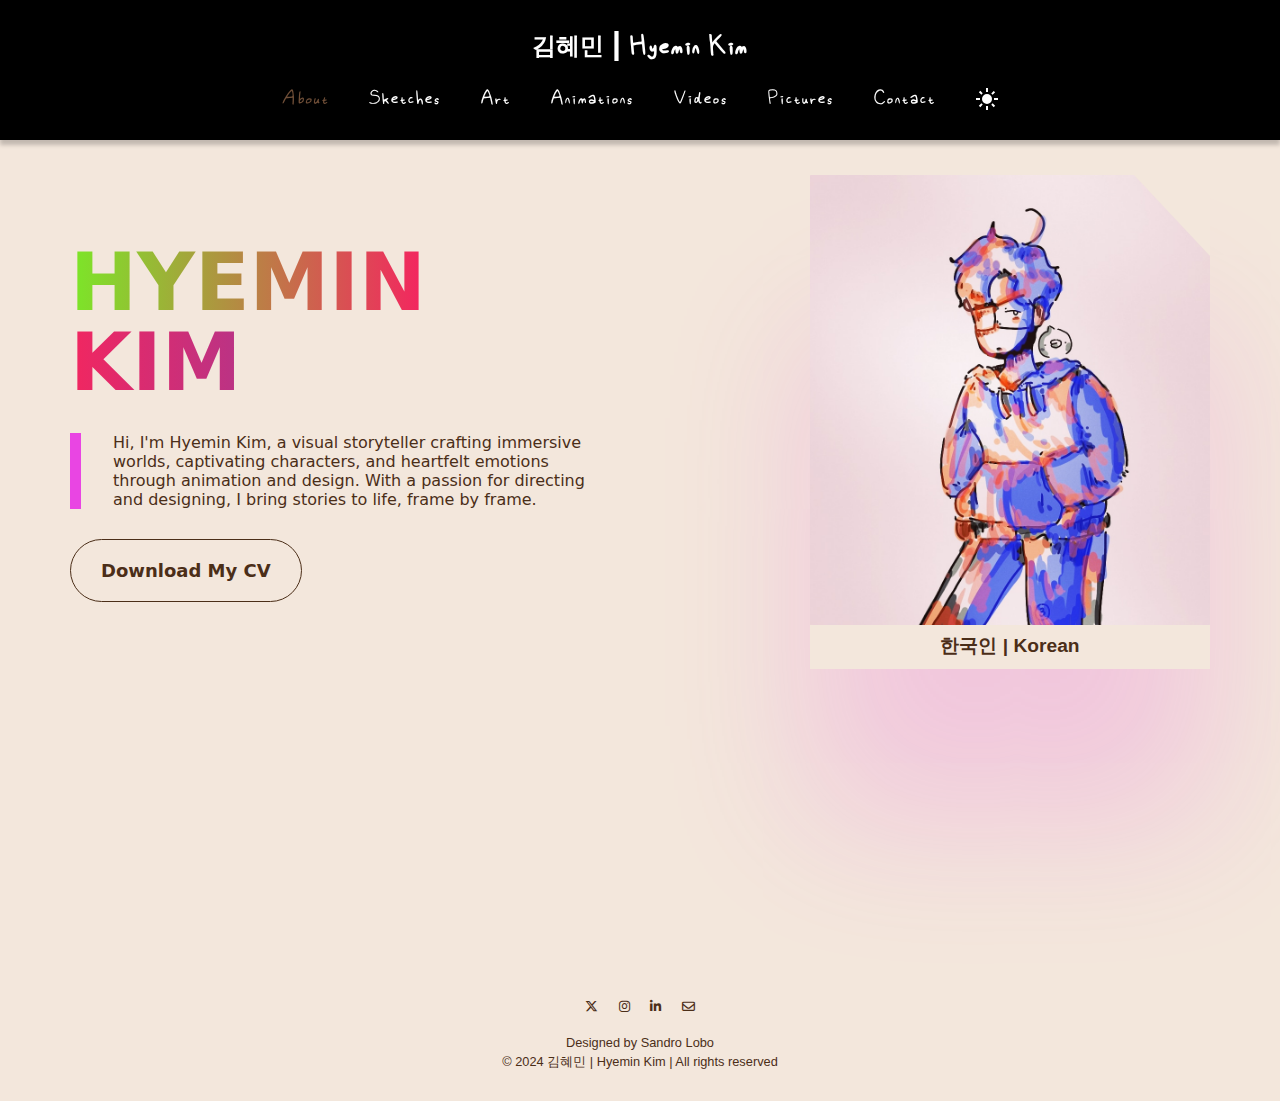
<file: index.html>
<!DOCTYPE html>
<html lang="en">
<head>
    <meta charset="UTF-8">
    <meta name="viewport" content="width=device-width, initial-scale=1.0">
    <title>김혜민 | Hyemin Kim</title>
    <link rel="stylesheet" href="https://cdn.jsdelivr.net/npm/swiper@11/swiper-bundle.min.css">
    <link href="https://cdnjs.cloudflare.com/ajax/libs/font-awesome/6.6.0/css/all.min.css" rel="stylesheet">
    <link href="lightbox/lightbox2-dev/dist/css/lightbox.css" rel="stylesheet" />
    <link rel="icon" href="logo\hm_logo.png" type="hm_logo.png"/>
    <script type="text/javascript" src="darkmode.js" defer></script>
    <link rel="stylesheet" href="styles.css">
</head>


    <!-- Nav Bar STARTS -->
    <nav>
        <a class="logo1" href="#"><div class="logo"><Span class="kr">김혜민</Span> | Hyemin Kim</div></a>
        <input type="checkbox" id="check">
        <label for="check" class="checkbtn">
            <i class="fas fa-bars"></i> 
        </label>
        <ul class="nav-links">
            <li><a class="selected" id="about" href="#">About</a></li>
            <li><a id="sketches" href="pages/sketches.html">Sketches</a></li>
            <li><a id="art" href="pages/art.html">Art</a></li>
            <li><a id="animations" href="pages/animations.html">Animations</a></li>
            <li><a id="videos" href="pages/videos.html">Videos</a></li>
            <li><a id="pictures" href="pages/pictures.html">Pictures</a></li>
            <li><a id="contact" href="pages/contact.html">Contact</a></li>
            <li>
                <div class="icon-links">
                    <button id="theme-switch">
                        <svg xmlns="http://www.w3.org/2000/svg" height="24px" viewBox="0 -960 960 960" width="24px" fill="#e8eaed"><path d="M480-120q-150 0-255-105T120-480q0-150 105-255t255-105q14 0 27.5 1t26.5 3q-41 29-65.5 75.5T444-660q0 90 63 153t153 63q55 0 101-24.5t75-65.5q2 13 3 26.5t1 27.5q0 150-105 255T480-120Z"/></svg>
                        <svg xmlns="http://www.w3.org/2000/svg" height="24px" viewBox="0 -960 960 960" width="24px" fill="#e8eaed"><path d="M480-280q-83 0-141.5-58.5T280-480q0-83 58.5-141.5T480-680q83 0 141.5 58.5T680-480q0 83-58.5 141.5T480-280ZM200-440H40v-80h160v80Zm720 0H760v-80h160v80ZM440-760v-160h80v160h-80Zm0 720v-160h80v160h-80ZM256-650l-101-97 57-59 96 100-52 56Zm492 496-97-101 53-55 101 97-57 59Zm-98-550 97-101 59 57-100 96-56-52ZM154-212l101-97 55 53-97 101-59-57Z"/></svg>
                        </button>
                </div>
            </li>
        </ul>
    </nav>
    <!-- Nav Bar ENDS -->

<body>

    <!-- About Section STARTS -->

    <h3 class="gal-sec" id="gallery">About</h3>

    <main></main>

    <div class="home1">
        <div class="content1">
            <div class="name1">
                <!--MY NAME IS--> <span>HYEMIN KIM</span>
            </div>
            <div class="des1">
                Hi, I'm Hyemin Kim, a visual storyteller crafting immersive worlds, captivating characters, and heartfelt emotions through animation and design. With a passion for directing and designing, I bring stories to life, frame by frame.
            </div>
            <a class="dlcv" href="cv\HyeminKimCV.pdf" target="_blank" rel="noopener noreferrer">Download My CV</a>
        </div>
        <div class="avatar1">
            <div class="card1">
                <div class="img-container">
                    <a href="art\cookie.jpg" data-lightbox="image-0" data-title="Cookie"><img src="art\cookie.jpg"></a>
                    <div class="text">Cookie</div>
                </div>
                <div class="info1">
                    <div>한국인 | Korean</div>
                    <!--<div>Director</div>
                    <div>Animator</div>
                    <div>Visual Storyteller</div>
                    <div>Artist</div>
                    <div style="font-style: italic">Korean</div>-->
                </div>
            </div>
        </div>
    </div>

    <!--<div class="hero">
        <div class="hero-text">
            <h1 class="hero-h1">Director, Animator, Artist</h1>
            <p class="hero-p">Hi, I'm Hyemin Kim, a visual storyteller crafting immersive worlds, captivating characters, and heartfelt emotions through animation and design. With a passion for directing and designing, I bring stories to life, frame by frame.</p>
        </div>
        
        <div class="hero-img">
            <article>
                <div class="img-container">
                    <a href="pictures\cute man in the sea.jpg" data-lightbox="image-0" data-title="Cute Man in the Sea"><img class="hero-pic" src="pictures\cute man in the sea.jpg"></a>
                    <div class="text">Cute Man in the Sea</div>
                </div>
              </article>
        </div>
    </div>-->

    <div class="slider" style="
        --width: 100px;
        --height: 50px;
        --quantity: 10;
    ">
        <div class="list">
            <div class="item" style="--position: 1"><img class="list1" src="slider\logic-dark.png" alt=""></div>
            <div class="item" style="--position: 2"><img class="list1" src="slider\davinci-dark.png" alt=""></div>
            <div class="item" style="--position: 3"><img class="list1" src="slider\final-dark.png" alt=""></div>
            <div class="item" style="--position: 4"><img class="list1" src="slider\procreate-dark.png"class="list1" alt=""></div>
            <div class="item" style="--position: 5"><img class="list1" src="slider\aftereffects-dark.png" alt=""></div>
            <div class="item" style="--position: 6"><img class="list1" src="slider\adobeillustrator-dark.png" alt=""></div>
            <div class="item" style="--position: 7"><img class="list1" src="slider\office-dark.png" alt=""></div>
            <div class="item" style="--position: 8"><img class="list1" src="slider\photoshop-dark.png" alt=""></div>
            <div class="item" style="--position: 9"><img class="list1" src="slider\gimp-dark.png" alt=""></div>
            <div class="item" style="--position: 10"><img class="list1" src="slider\film-dark.png" alt=""></div>
        </div>
    </div>

<div class="slider" reverse="true" style="
        --width: 200px;
        --height: 200px;
        --quantity: 10;
    ">
        <div class="list">
            <div class="item" style="--position: 1">
              <article>
                <div class="img-container">
                    <a href="sketches\cat.jpg" data-lightbox="image-1" data-title="Cat"><img src="slider\cat.jpg"></a>
                    <div class="text">Cat</div>
                </div>
              </article>
            </div>

            <div class="item" style="--position: 2">
                <article>
                    <div class="img-container">
                        <a href="art\city mood.jpg" data-lightbox="image-1" data-title="City Mood"><img src="slider\city mood.jpg"></a>
                        <div class="text">City Mood</div>
                    </div>
                  </article>
            </div>

            <div class="item" style="--position: 3">
                <article>
                    <div class="img-container">
                        <a href="art\dominated.jpg" data-lightbox="image-1" data-title="Dominated"><img src="slider\dominated.jpg"></a>
                        <div class="text">Dominated</div>
                    </div>
                  </article>
            </div>

            <div class="item" style="--position: 4">
                <article>
                    <div class="img-container">
                        <a href="art\fall in love with coffee.jpg" data-lightbox="image-1" data-title="Fall in Love with Coffee"><img src="slider\fall in love with coffee.jpg"></a>
                        <div class="text">Fall in Love with Coffee</div>
                    </div>
                  </article>
            </div>
            
            <div class="item" style="--position: 5">
                <article>
                    <div class="img-container">
                        <a href="sketches\FUXK!.jpg" data-lightbox="image-1" data-title="FUXK!"><img src="slider\FUXK!.jpg"></a>
                        <div class="text">FUXK!</div>
                    </div>
                  </article>
            </div>

            <div class="item" style="--position: 6">
                <article>
                    <div class="img-container">
                        <a href="art\lost space.jpg" data-lightbox="image-1" data-title="Lost Space"><img src="slider\lost space.jpg"></a>
                        <div class="text">Lost Space</div>
                    </div>
                  </article>
            </div>

            <div class="item" style="--position: 7">
                <article>
                    <div class="img-container">
                        <a href="animations\movingabouthair.gif" data-lightbox="image-1" data-title="Moving Hair"><img src="slider\movingabouthair.gif"></a>
                        <div class="text">Moving Hair</div>
                    </div>
                  </article>
            </div>

            <div class="item" style="--position: 8">
                <article>
                    <div class="img-container">
                        <a href="pictures\OAO.jpg" data-lightbox="image-1" data-title="OAO"><img src="slider\OAO.jpg"></a>
                        <div class="text">OAO</div>
                    </div>
                  </article>
            </div>

            <div class="item" style="--position: 9">
                <article>
                    <div class="img-container">
                        <a href="pictures\small pond.jpg" data-lightbox="image-1" data-title="Small Pond"><img src="slider\small pond.jpg"></a>
                        <div class="text">Small Pond</div>
                    </div>
                  </article>
            </div>

            <div class="item" style="--position: 10">
                <article>
                    <div class="img-container">
                        <a href="animations\thisislove.gif" data-lightbox="image-1" data-title="This is Love"><img src="slider\thisislove.gif"></a>
                        <div class="text">This is Love</div>
                    </div>
                  </article>
            </div>

        </div>
    </div>

    <!-- About Section ENDS -->

    <footer>
        <br>
        <div class="icon-links">
            <a target="_blank" href="#" class="fa-brands fa-x-twitter" style="font-size: 0.8em"></a>
            <a target="_blank" href="https://www.instagram.com/011.010.1011.0110.11.22/" class="fab fa-instagram" style="font-size: 0.8em"></a>
            <a target="_blank" href="#" class="fa-brands fa-linkedin-in" style="font-size: 0.8em"></a>
            <a target="_blank" href="mailto: kimhyemin.art@gmail.com" class="fa-regular fa-envelope" style="font-size: 0.8em"></a>
          </div>
        <br>
        <p class="san-and">Designed by <a class="lobito" target="_blank" href="https://sandrolobo.com/">Sandro Lobo</a></p>
        <p class="min-and">&copy; 2024 김혜민 | Hyemin Kim | All rights reserved</p>
      </footer>
    

</body>

<script src="lightbox/lightbox2-dev/dist/js/lightbox-plus-jquery.js"></script>


</html>
</file>
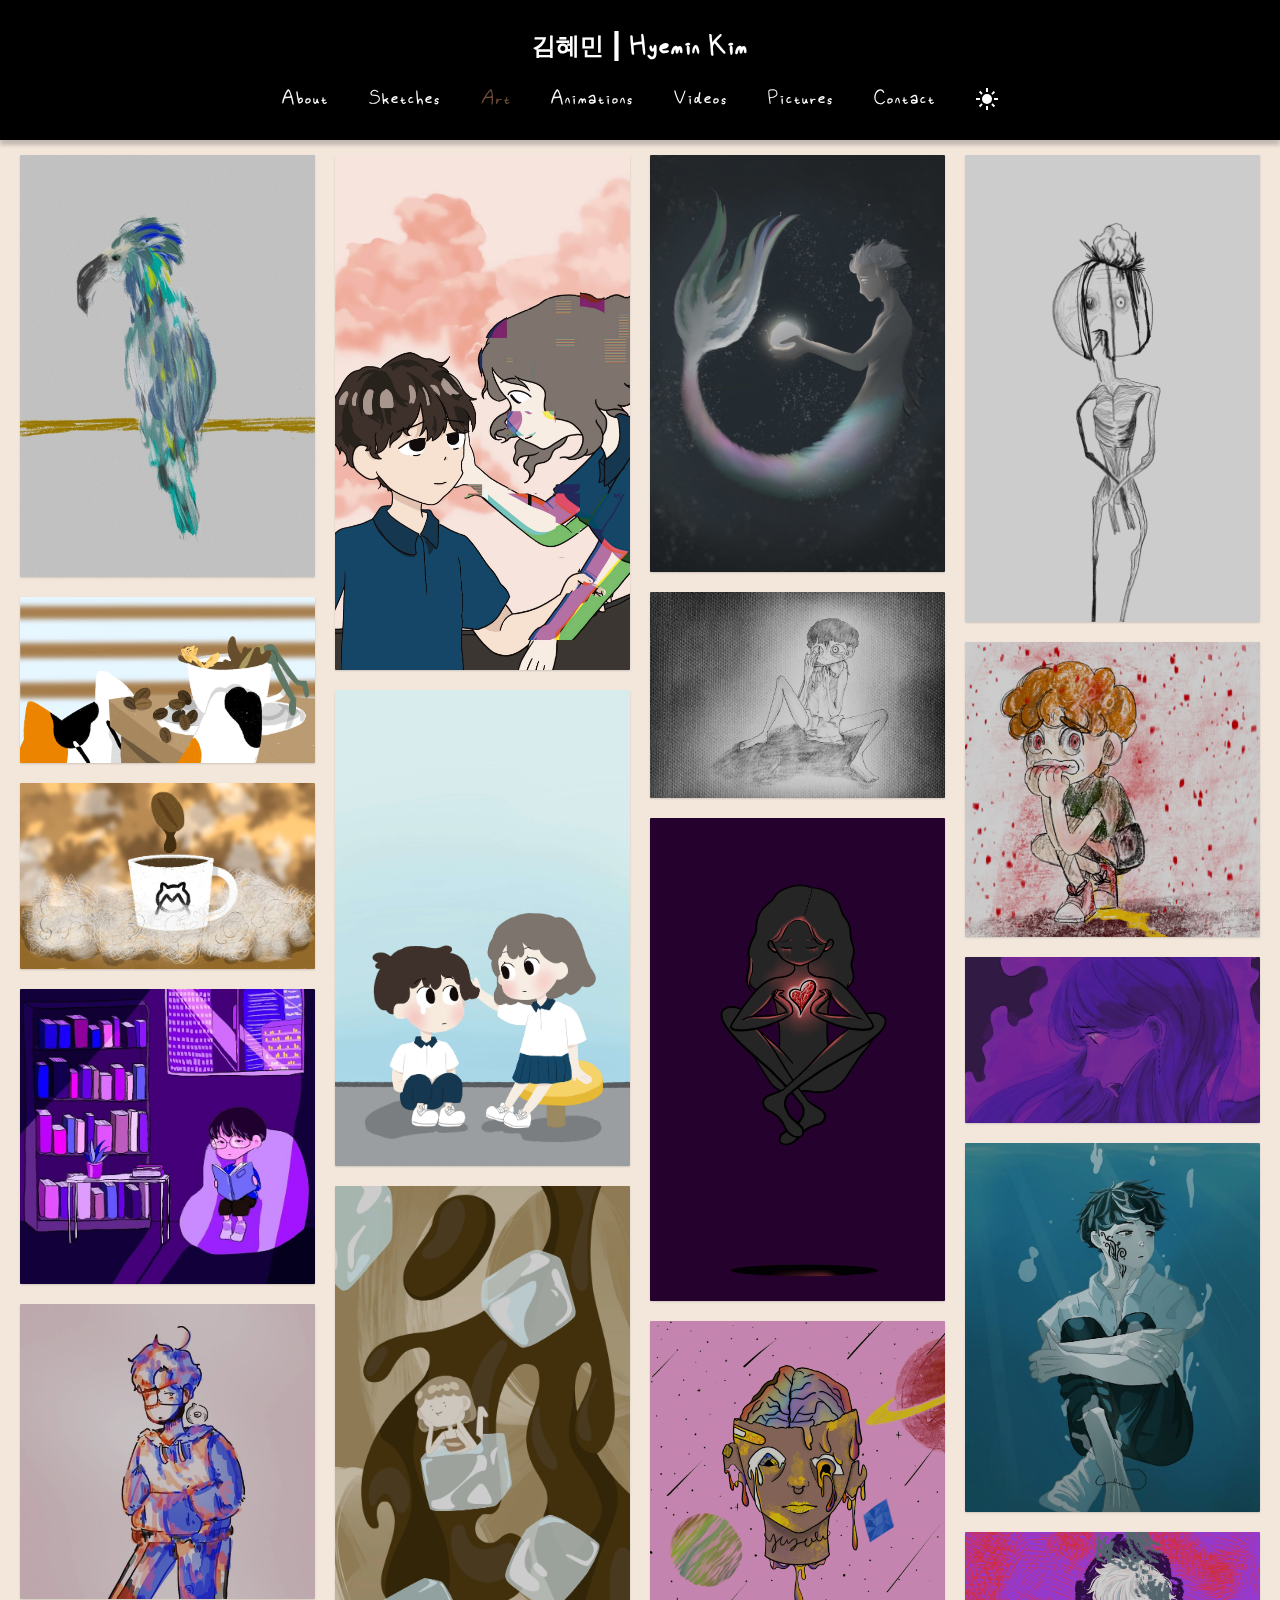
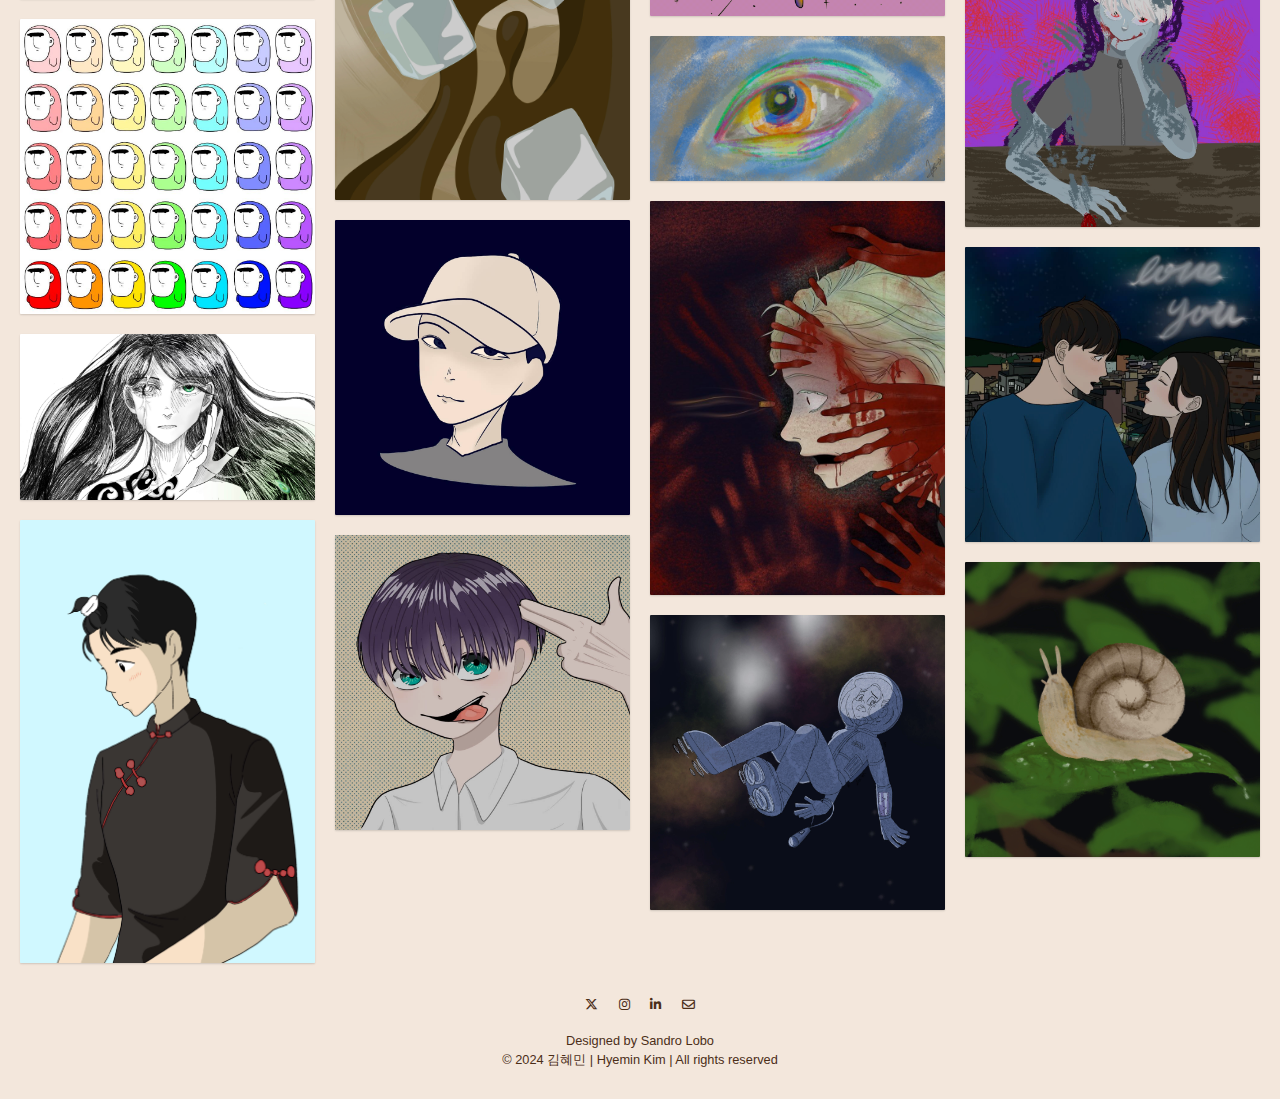
<file: pages/art.html>
<!DOCTYPE html>
<html lang="en">
<head>
    <meta charset="UTF-8">
    <meta name="viewport" content="width=device-width, initial-scale=1.0">
    <title>김혜민 | Hyemin Kim</title>
    <link rel="stylesheet" href="https://cdn.jsdelivr.net/npm/swiper@11/swiper-bundle.min.css">
    <link href="https://cdnjs.cloudflare.com/ajax/libs/font-awesome/6.6.0/css/all.min.css" rel="stylesheet">
    <link href="../lightbox/lightbox2-dev/dist/css/lightbox.css" rel="stylesheet" />
    <link rel="icon" href="\logo\hm_logo.png" type="hm_logo.png"/>
    <script type="text/javascript" src="../darkmode.js" defer></script>
    <link rel="stylesheet" href="../styles.css">
</head>


    <!-- Nav Bar STARTS -->
    <nav>
        <a class="logo1" href="../index.html"><div class="logo"><Span class="kr">김혜민</Span> | Hyemin Kim</div></a>
        <input type="checkbox" id="check">
        <label for="check" class="checkbtn">
            <i class="fas fa-bars"></i> 
        </label>
        <ul class="nav-links">
            <li><a id="about" href="../index.html">About</a></li>
            <li><a id="sketches" href="/pages/sketches.html">Sketches</a></li>
            <li><a class="selected" id="art" href="#">Art</a></li>
            <li><a id="animations" href="/pages/animations.html">Animations</a></li>
            <li><a id="videos" href="/pages/videos.html">Videos</a></li>
            <li><a id="pictures" href="/pages/pictures.html">Pictures</a></li>
            <li><a id="contact" href="/pages/contact.html">Contact</a></li>
            <li>
                <div class="icon-links">
                    <button id="theme-switch">
                        <svg xmlns="http://www.w3.org/2000/svg" height="24px" viewBox="0 -960 960 960" width="24px" fill="#e8eaed"><path d="M480-120q-150 0-255-105T120-480q0-150 105-255t255-105q14 0 27.5 1t26.5 3q-41 29-65.5 75.5T444-660q0 90 63 153t153 63q55 0 101-24.5t75-65.5q2 13 3 26.5t1 27.5q0 150-105 255T480-120Z"/></svg>
                        <svg xmlns="http://www.w3.org/2000/svg" height="24px" viewBox="0 -960 960 960" width="24px" fill="#e8eaed"><path d="M480-280q-83 0-141.5-58.5T280-480q0-83 58.5-141.5T480-680q83 0 141.5 58.5T680-480q0 83-58.5 141.5T480-280ZM200-440H40v-80h160v80Zm720 0H760v-80h160v80ZM440-760v-160h80v160h-80Zm0 720v-160h80v160h-80ZM256-650l-101-97 57-59 96 100-52 56Zm492 496-97-101 53-55 101 97-57 59Zm-98-550 97-101 59 57-100 96-56-52ZM154-212l101-97 55 53-97 101-59-57Z"/></svg>
                        </button>
                </div>
            </li>
        </ul>
    </nav>
    <!-- Nav Bar ENDS -->

<body>

<!-- Gallery STARTS-->

<h3 class="gal-sec" id="gallery">Art</h3>

    <main>

      <article>
        <div class="img-container">
            <a href="..\art\bird.jpg" data-lightbox="image-1" data-title="bird"><img class="TB" src="..\art-small\bird.jpg"></a>
            <div class="text">bird</div>
        </div>
      </article>
    
     
        <article>
          <div class="img-container">
            <a href="..\art\body_bg.jpg" data-lightbox="image-1" data-title="Meow Body"><img src="..\art-small\body_bg.jpg"></a>
              <div class="text">Meow Body</div>
            </div>
          </article>
       
          <article>
            <div class="img-container">
            <a href="..\art\cafe meow1.jpg" data-lightbox="image-1" data-title="Meow Mug"><img src="..\art-small\cafe meow1.jpg"></a>
              <div class="text">Meow Mug</div>
            </div>
          </article>
       
          <article>
            <div class="img-container">
            <a href="..\art\city mood.jpg" data-lightbox="image-1" data-title="city mood"><img src="..\art-small\city mood.jpg"></a>
              <div class="text">city mood</div>
            </div>
          </article>
       
          <article>
            <div class="img-container">
            <a href="..\art\cookie.jpg" data-lightbox="image-1" data-title="cookie"><img class="TB" src="..\art-small\cookie.jpg"></a>
              <div class="text">cookie</div>
            </div>
          </article>
        
          <article>
            <div class="img-container">
            <a href="..\art\Dolhareubang.jpg" data-lightbox="image-1" data-title="Dolhareubang"><img src="..\art-small\Dolhareubang.jpg"></a>
              <div class="text">Dolhareubang</div>
            </div>
          </article>
        
          <article>
            <div class="img-container">
            <a href="..\art\dominated.jpg" data-lightbox="image-1" data-title="dominated"><img src="..\art-small\dominated.jpg"></a>
              <div class="text">dominated</div>
            </div>
          </article>
        
          <article>
            <div class="img-container">
            <a href="..\art\don_t take picture of me!.jpg" data-lightbox="image-1" data-title="don't take a picture of me!"><img src="..\art-small\don_t take picture of me!.jpg"></a>
              <div class="text">don't take a picture of me!</div>
            </div>
          </article>
        
          <article>
            <div class="img-container">
            <a href="..\art\Enter(movie) poster.jpg" data-lightbox="image-1" data-title="Enter (movie) poster"><img src="..\art-small\Enter(movie) poster.jpg"></a>
              <div class="text">Enter (movie) poster</div>
            </div>
          </article>
        
          <article>
            <div class="img-container">
            <a href="..\art\Enter(movie) poster2.jpg" data-lightbox="image-1" data-title="Enter (movie) poster 2"><img src="..\art-small\Enter(movie) poster2.jpg"></a>
              <div class="text">Enter (movie) poster 2</div>
            </div>
          </article>
        
          <article>
            <div class="img-container">
            <a href="..\art\fall in love with coffee.jpg" data-lightbox="image-1" data-title="fall in love with coffee"><img class="TB" src="..\art-small\fall in love with coffee.jpg"></a>
              <div class="text">fall in love with coffee</div>
            </div>
          </article>
        
          <article>
            <div class="img-container">
            <a href="..\art\first love.jpg" data-lightbox="image-1" data-title="first love"><img src="..\art-small\first love.jpg"></a>
              <div class="text">first love</div>
            </div>
          </article>
         
          <article>
            <div class="img-container">
            <a href="..\art\hahot.jpg" data-lightbox="image-1" data-title="hahot"><img class="TB" src="..\art-small\hahot.jpg"></a>
              <div class="text">hahot</div>
            </div>
          </article>

          <article>
            <div class="img-container">
            <a href="..\art\Hope.jpg" data-lightbox="image-1" data-title="Hope"><img class="TB" src="..\art-small\Hope.jpg"></a>
              <div class="text">Hope</div>
            </div>
          </article>

          <article>
            <div class="img-container">
            <a href="..\art\i don_t know how i am.jpg" data-lightbox="image-1" data-title="I don't know how I am"><img class="TB" src="..\art-small\i don_t know how i am.jpg"></a>
              <div class="text">I don't know how I am</div>
            </div>
          </article>

          <article>
            <div class="img-container">
            <a href="..\art\im trying.jpg" data-lightbox="image-1" data-title="I'm trying"><img class="TB" src="..\art-small\im trying.jpg"></a>
              <div class="text">I'm trying</div>
            </div>
          </article>

          <article>
            <div class="img-container">
            <a href="..\art\in my head.gif" data-lightbox="image-1" data-title="in my head"><img class="TB" src="..\art\in my head.gif"></a>
              <div class="text">in my head</div>
            </div>
          </article>

          <article>
            <div class="img-container">
            <a href="..\art\in my head.jpg" data-lightbox="image-1" data-title="in my eye"><img class="TB" src="..\art-small\in my head.jpg"></a>
              <div class="text">in my eye</div>
            </div>
          </article>

          <article>
            <div class="img-container">
            <a href="..\art\keep looking.jpg" data-lightbox="image-1" data-title="keep looking"><img class="TB" src="..\art-small\keep looking.jpg"></a>
              <div class="text">keep looking</div>
            </div>
          </article>

          <article>
            <div class="img-container">
            <a href="..\art\lost space.jpg" data-lightbox="image-1" data-title="lost space"><img class="TB" src="..\art-small\lost space.jpg"></a>
              <div class="text">lost space</div>
            </div>
          </article>

          <article>
            <div class="img-container">
            <a href="..\art\low self-esteem.jpg" data-lightbox="image-1" data-title="low self-esteem"><img class="TB" src="..\art-small\low self-esteem.jpg"></a>
              <div class="text">low self-esteem</div>
            </div>
          </article>

          <article>
            <div class="img-container">
            <a href="..\art\run away.jpg" data-lightbox="image-1" data-title="run away"><img class="TB" src="..\art-small\run away.jpg"></a>
              <div class="text">run away</div>
            </div>
          </article>

          <article>
            <div class="img-container">
            <a href="..\art\stop.jpg" data-lightbox="image-1" data-title="stop"><img class="TB" src="..\art-small\stop.jpg"></a>
              <div class="text">stop</div>
            </div>
          </article>

          <article>
            <div class="img-container">
            <a href="..\art\under the water.jpg" data-lightbox="image-1" data-title="under the water"><img class="TB" src="..\art-small\under the water.jpg"></a>
              <div class="text">under the water</div>
            </div>
          </article>

          <article>
            <div class="img-container">
            <a href="..\art\where is my finger_.jpg" data-lightbox="image-1" data-title="where is my finger?"><img class="TB" src="..\art-small\where is my finger_.jpg"></a>
              <div class="text">where is my finger?</div>
            </div>
          </article>

          <article>
            <div class="img-container">
            <a href="..\art\with you.jpg" data-lightbox="image-1" data-title="with you"><img class="TB" src="..\art-small\with you.jpg"></a>
              <div class="text">with you</div>
            </div>
          </article>

          <article>
            <div class="img-container">
            <a href="..\art\yummy leaves.jpg" data-lightbox="image-1" data-title="yummy leaves"><img class="TB" src="..\art-small\yummy leaves.jpg"></a>
              <div class="text">yummy leaves</div>
            </div>
          </article>
          
      </main>

<!-- Gallery ENDS-->

<footer>
  <br>
  <div class="icon-links">
      <a target="_blank" href="#" class="fa-brands fa-x-twitter" style="font-size: 0.8em"></a>
      <a target="_blank" href="https://www.instagram.com/011.010.1011.0110.11.22/" class="fab fa-instagram" style="font-size: 0.8em"></a>
      <a target="_blank" href="#" class="fa-brands fa-linkedin-in" style="font-size: 0.8em"></a>
      <a target="_blank" href="mailto: kimhyemin.art@gmail.com" class="fa-regular fa-envelope" style="font-size: 0.8em"></a>
    </div>
  <br>
  <p class="san-and">Designed by <a class="lobito" target="_blank" href="https://sandrolobo.com/">Sandro Lobo</a></p>
  <p class="min-and">&copy; 2024 김혜민 | Hyemin Kim | All rights reserved</p>
</footer>


</body>

<script src="../lightbox/lightbox2-dev/dist/js/lightbox-plus-jquery.js"></script>


</html>
</file>
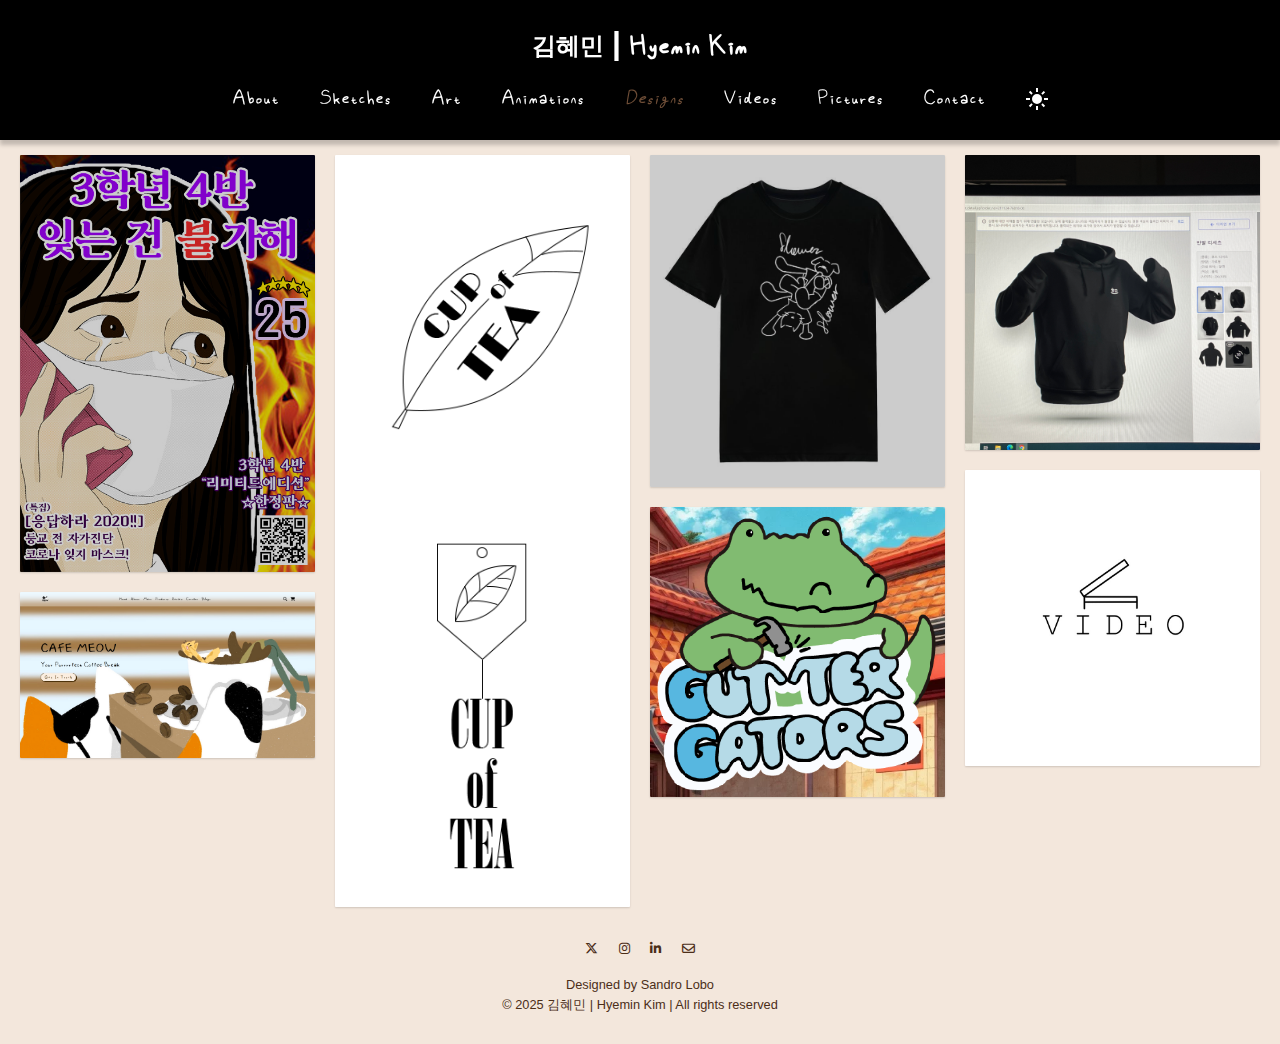
<file: pages/designs.html>
<!DOCTYPE html>
<html lang="en">
<head>
    <meta charset="UTF-8">
    <meta name="viewport" content="width=device-width, initial-scale=1.0">
    <title>김혜민 | Hyemin Kim</title>
    <link rel="stylesheet" href="https://cdn.jsdelivr.net/npm/swiper@11/swiper-bundle.min.css">
    <link href="https://cdnjs.cloudflare.com/ajax/libs/font-awesome/6.6.0/css/all.min.css" rel="stylesheet">
    <link href="../lightbox/lightbox2-dev/dist/css/lightbox.css" rel="stylesheet" />
    <link rel="icon" href="\logo\hm_logo.png" type="hm_logo.png"/>
    <script type="text/javascript" src="../darkmode.js" defer></script>
    <link rel="stylesheet" href="../styles.css">
</head>


    <!-- Nav Bar STARTS -->
    <nav>
        <a class="logo1" href="../index.html"><div class="logo"><Span class="kr">김혜민</Span> | Hyemin Kim</div></a>
        <input type="checkbox" id="check">
        <label for="check" class="checkbtn">
            <i class="fas fa-bars"></i> 
        </label>
        <ul class="nav-links">
            <li><a id="about" href="../index.html">About</a></li>
            <li><a id="sketches" href="/pages/sketches.html">Sketches</a></li>
            <li><a id="art" href="/pages/art.html">Art</a></li>
            <li><a id="animations" href="/pages/animations.html">Animations</a></li>
            <li><a class="selected" id="designs" href="#">Designs</a></li>
            <li><a id="videos" href="/pages/videos.html">Videos</a></li>
            <li><a id="pictures" href="/pages/pictures.html">Pictures</a></li>
            <li><a id="contact" href="/pages/contact.html">Contact</a></li>
            <li>
                <div class="icon-links">
                    <button id="theme-switch">
                        <svg xmlns="http://www.w3.org/2000/svg" height="24px" viewBox="0 -960 960 960" width="24px" fill="#e8eaed"><path d="M480-120q-150 0-255-105T120-480q0-150 105-255t255-105q14 0 27.5 1t26.5 3q-41 29-65.5 75.5T444-660q0 90 63 153t153 63q55 0 101-24.5t75-65.5q2 13 3 26.5t1 27.5q0 150-105 255T480-120Z"/></svg>
                        <svg xmlns="http://www.w3.org/2000/svg" height="24px" viewBox="0 -960 960 960" width="24px" fill="#e8eaed"><path d="M480-280q-83 0-141.5-58.5T280-480q0-83 58.5-141.5T480-680q83 0 141.5 58.5T680-480q0 83-58.5 141.5T480-280ZM200-440H40v-80h160v80Zm720 0H760v-80h160v80ZM440-760v-160h80v160h-80Zm0 720v-160h80v160h-80ZM256-650l-101-97 57-59 96 100-52 56Zm492 496-97-101 53-55 101 97-57 59Zm-98-550 97-101 59 57-100 96-56-52ZM154-212l101-97 55 53-97 101-59-57Z"/></svg>
                        </button>
                </div>
            </li>
        </ul>
    </nav>
    <!-- Nav Bar ENDS -->

<body>

<!-- Designs STARTS-->

<h3 class="gal-sec" id="gallery">Designs</h3>

    <main>

      <article>
        <div class="img-container">
            <a href="..\designs\3-6.jpg" data-lightbox="image-1" data-title="Cafe Meow"><img class="TB" src="..\designs-small\3-6.jpg"></a>
            <div class="text">Cafe Meow</div>
        </div>
      </article>
    
        <article>
          <div class="img-container">
            <a href="..\designs\CafeMeow.png" data-lightbox="image-1" data-title="Cat"><img src="..\designs-small\CafeMeow.png"></a>
              <div class="text">Cat</div>
            </div>
          </article>
       
          <article>
            <div class="img-container">
            <a href="..\designs\CupOfTeaConcept.png" data-lightbox="image-1" data-title="Flower"><img src="..\designs-small\CupOfTeaConcept.png"></a>
              <div class="text">Flower</div>
            </div>
          </article>
        
          <article>
            <div class="img-container">
            <a href="..\designs\FlowerFlowerShirt.jpg" data-lightbox="image-1" data-title="FUXK!"><img class="TB" src="..\designs-small\FlowerFlowerShirt.jpg"></a>
              <div class="text">FUXK!</div>
            </div>
          </article>
       
          <article>
            <div class="img-container">
            <a href="..\designs\GutterGators.png" data-lightbox="image-1" data-title="Hanako-San"><img src="..\designs-small\GutterGators.png"></a>
              <div class="text">Hanako-San</div>
            </div>
          </article>
       <!--
          <article>
            <div class="img-container">
            <a href="..\designs\GutterGatorsIcon1.png" data-lightbox="image-1" data-title="hehehehe"><img class="TB" src="..\designs-small\GutterGatorsIcon1.png"></a>
              <div class="text">hehehehe</div>
            </div>
          </article>
        
          <article>
            <div class="img-container">
            <a href="..\designs\GutterGatorsIcon2.png" data-lightbox="image-1" data-title="HI"><img class="TB" src="..\designs-small\GutterGatorsIcon2.png"></a>
              <div class="text">HI</div>
            </div>
          </article>
        -->
          <article>
            <div class="img-container">
            <a href="..\designs\HM.jpg" data-lightbox="image-1" data-title="Faces"><img src="..\designs-small\HM.jpg"></a>
              <div class="text">Faces</div>
            </div>
          </article>
        
          <article>
            <div class="img-container">
            <a href="..\designs\Video.jpg" data-lightbox="image-1" data-title="Contemplation"><img src="..\designs-small\Video.jpg"></a>
              <div class="text">Contemplation</div>
            </div>
          </article>
          
      </main>

<!-- Designs ENDS-->


<footer>
  <br>
  <div class="icon-links">
      <a target="_blank" href="#" class="fa-brands fa-x-twitter" style="font-size: 0.8em"></a>
      <a target="_blank" href="https://www.instagram.com/011.010.1011.0110.11.22/" class="fab fa-instagram" style="font-size: 0.8em"></a>
      <a target="_blank" href="#" class="fa-brands fa-linkedin-in" style="font-size: 0.8em"></a>
      <a target="_blank" href="mailto: kimhyemin.art@gmail.com" class="fa-regular fa-envelope" style="font-size: 0.8em"></a>
    </div>
  <br>
  <p class="san-and">Designed by <a class="lobito" target="_blank" href="https://sandrolobo.com/">Sandro Lobo</a></p>
  <p class="min-and">&copy; 2025 김혜민 | Hyemin Kim | All rights reserved</p>
</footer>


</body>

<script src="../lightbox/lightbox2-dev/dist/js/lightbox-plus-jquery.js"></script>


</html>
</file>
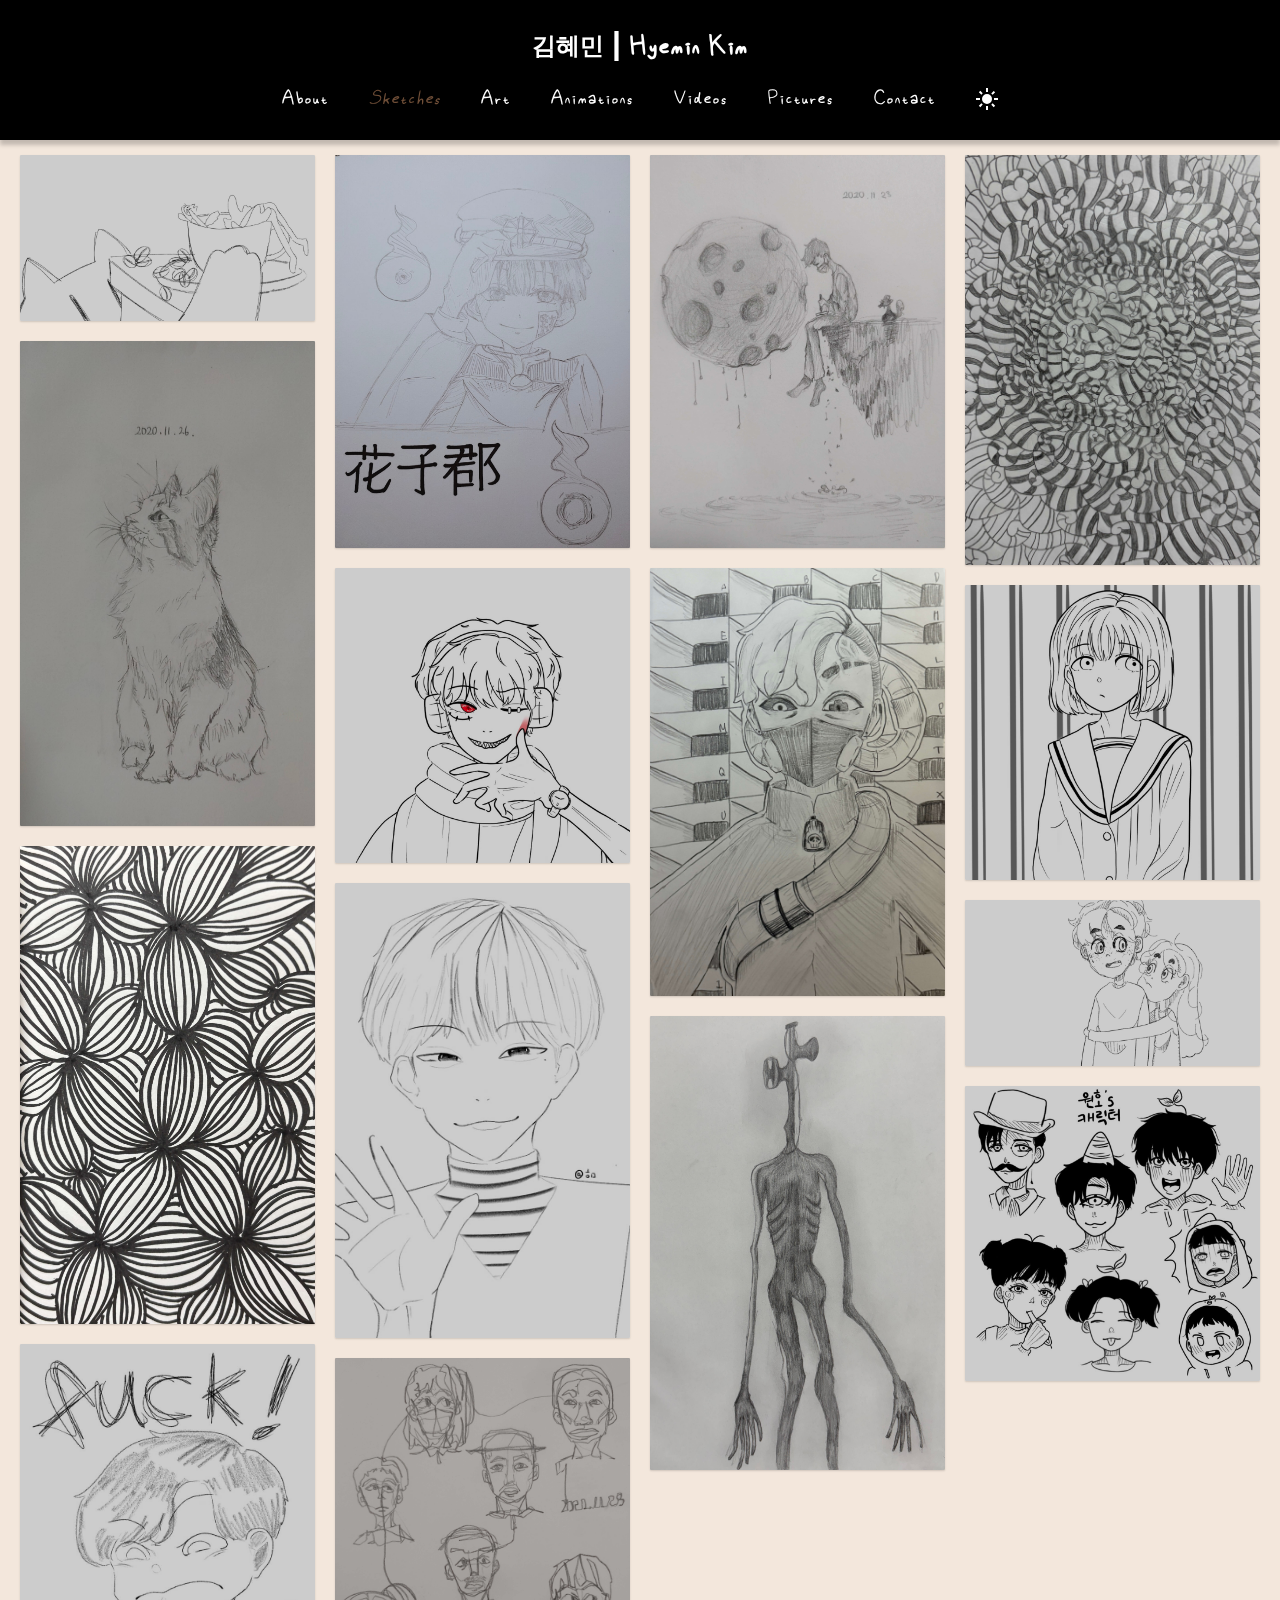
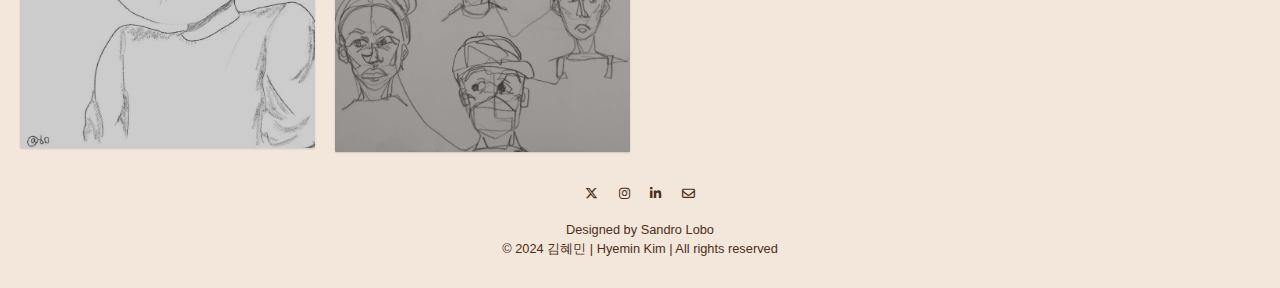
<file: pages/sketches.html>
<!DOCTYPE html>
<html lang="en">
<head>
    <meta charset="UTF-8">
    <meta name="viewport" content="width=device-width, initial-scale=1.0">
    <title>김혜민 | Hyemin Kim</title>
    <link rel="stylesheet" href="https://cdn.jsdelivr.net/npm/swiper@11/swiper-bundle.min.css">
    <link href="https://cdnjs.cloudflare.com/ajax/libs/font-awesome/6.6.0/css/all.min.css" rel="stylesheet">
    <link href="../lightbox/lightbox2-dev/dist/css/lightbox.css" rel="stylesheet" />
    <link rel="icon" href="\logo\hm_logo.png" type="hm_logo.png"/>
    <script type="text/javascript" src="../darkmode.js" defer></script>
    <link rel="stylesheet" href="../styles.css">
</head>


    <!-- Nav Bar STARTS -->
    <nav>
        <a class="logo1" href="../index.html"><div class="logo"><Span class="kr">김혜민</Span> | Hyemin Kim</div></a>
        <input type="checkbox" id="check">
        <label for="check" class="checkbtn">
            <i class="fas fa-bars"></i> 
        </label>
        <ul class="nav-links">
            <li><a id="about" href="../index.html">About</a></li>
            <li><a class="selected" id="sketches" href="#">Sketches</a></li>
            <li><a id="art" href="/pages/art.html">Art</a></li>
            <li><a id="animations" href="/pages/animations.html">Animations</a></li>
            <li><a id="videos" href="/pages/videos.html">Videos</a></li>
            <li><a id="pictures" href="/pages/pictures.html">Pictures</a></li>
            <li><a id="contact" href="/pages/contact.html">Contact</a></li>
            <li>
                <div class="icon-links">
                    <button id="theme-switch">
                        <svg xmlns="http://www.w3.org/2000/svg" height="24px" viewBox="0 -960 960 960" width="24px" fill="#e8eaed"><path d="M480-120q-150 0-255-105T120-480q0-150 105-255t255-105q14 0 27.5 1t26.5 3q-41 29-65.5 75.5T444-660q0 90 63 153t153 63q55 0 101-24.5t75-65.5q2 13 3 26.5t1 27.5q0 150-105 255T480-120Z"/></svg>
                        <svg xmlns="http://www.w3.org/2000/svg" height="24px" viewBox="0 -960 960 960" width="24px" fill="#e8eaed"><path d="M480-280q-83 0-141.5-58.5T280-480q0-83 58.5-141.5T480-680q83 0 141.5 58.5T680-480q0 83-58.5 141.5T480-280ZM200-440H40v-80h160v80Zm720 0H760v-80h160v80ZM440-760v-160h80v160h-80Zm0 720v-160h80v160h-80ZM256-650l-101-97 57-59 96 100-52 56Zm492 496-97-101 53-55 101 97-57 59Zm-98-550 97-101 59 57-100 96-56-52ZM154-212l101-97 55 53-97 101-59-57Z"/></svg>
                        </button>
                </div>
            </li>
        </ul>
    </nav>
    <!-- Nav Bar ENDS -->

<body>

<!-- Gallery STARTS-->

<h3 class="gal-sec" id="gallery">Sketches</h3>

    <main>

      <article>
        <div class="img-container">
            <a href="..\sketches\Cafe-Meow.jpg" data-lightbox="image-1" data-title="Cafe Meow"><img class="TB" src="..\sketches-small\Cafe-Meow.jpg"></a>
            <div class="text">Cafe Meow</div>
        </div>
      </article>
    
     
        <article>
          <div class="img-container">
            <a href="..\sketches\cat.jpg" data-lightbox="image-1" data-title="Cat"><img src="..\sketches-small\cat.jpg"></a>
              <div class="text">Cat</div>
            </div>
          </article>
       
          <article>
            <div class="img-container">
            <a href="..\sketches\flower.jpg" data-lightbox="image-1" data-title="Flower"><img src="..\sketches-small\flower.jpg"></a>
              <div class="text">Flower</div>
            </div>
          </article>
        
          <article>
            <div class="img-container">
            <a href="..\sketches\FUXK!.jpg" data-lightbox="image-1" data-title="FUXK!"><img class="TB" src="..\sketches-small\FUXK!.jpg"></a>
              <div class="text">FUXK!</div>
            </div>
          </article>
       
          <article>
            <div class="img-container">
            <a href="..\sketches\hanako san.jpg" data-lightbox="image-1" data-title="Hanako-San"><img src="..\sketches-small\hanako san.jpg"></a>
              <div class="text">Hanako-San</div>
            </div>
          </article>
       
          <article>
            <div class="img-container">
            <a href="..\sketches\hehehehe.jpg" data-lightbox="image-1" data-title="hehehehe"><img class="TB" src="..\sketches-small\hehehehe.jpg"></a>
              <div class="text">hehehehe</div>
            </div>
          </article>
        
          <article>
            <div class="img-container">
            <a href="..\sketches\HI.jpg" data-lightbox="image-1" data-title="HI"><img class="TB" src="..\sketches-small\HI.jpg"></a>
              <div class="text">HI</div>
            </div>
          </article>
        
          <article>
            <div class="img-container">
            <a href="..\sketches\faces.jpg" data-lightbox="image-1" data-title="Faces"><img src="..\sketches-small\faces.jpg"></a>
              <div class="text">Faces</div>
            </div>
          </article>
        
          <article>
            <div class="img-container">
            <a href="..\sketches\Contemplation.jpg" data-lightbox="image-1" data-title="Contemplation"><img src="..\sketches-small\Contemplation.jpg"></a>
              <div class="text">Contemplation</div>
            </div>
          </article>
        
          <article>
            <div class="img-container">
            <a href="..\sketches\ME_.jpg" data-lightbox="image-1" data-title="ME_"><img src="..\sketches-small\ME_.jpg"></a>
              <div class="text">ME_</div>
            </div>
          </article>
        
          <article>
            <div class="img-container">
            <a href="..\sketches\scp 6789.jpg" data-lightbox="image-1" data-title="scp 6789"><img src="..\sketches-small\scp 6789.jpg"></a>
              <div class="text">scp 6789</div>
            </div>
          </article>
        
          <article>
            <div class="img-container">
            <a href="..\sketches\snail.jpg" data-lightbox="image-1" data-title="snail"><img src="..\sketches-small\snail.jpg"></a>
              <div class="text">snail</div>
            </div>
          </article>
        
          <article>
            <div class="img-container">
            <a href="..\sketches\where is here.jpg" data-lightbox="image-1" data-title="where is here"><img class="TB" src="..\sketches-small\where is here.jpg"></a>
              <div class="text">where is here</div>
            </div>
          </article>
         
          <article>
            <div class="img-container">
            <a href="..\sketches\why_ why_ why_.jpg" data-lightbox="image-1" data-title="why_ why_ why_"><img class="TB" src="..\sketches-small\why_ why_ why_.jpg"></a>
              <div class="text">why_ why_ why_</div>
            </div>
          </article>

          <article>
            <div class="img-container">
            <a href="..\sketches\원호_s character.jpg" data-lightbox="image-1" data-title="원호's character"><img class="TB" src="..\sketches-small\원호_s character.jpg"></a>
              <div class="text">원호's character</div>
            </div>
          </article>
          
      </main>

<!-- Gallery ENDS-->


<footer>
  <br>
  <div class="icon-links">
      <a target="_blank" href="#" class="fa-brands fa-x-twitter" style="font-size: 0.8em"></a>
      <a target="_blank" href="https://www.instagram.com/011.010.1011.0110.11.22/" class="fab fa-instagram" style="font-size: 0.8em"></a>
      <a target="_blank" href="#" class="fa-brands fa-linkedin-in" style="font-size: 0.8em"></a>
      <a target="_blank" href="mailto: kimhyemin.art@gmail.com" class="fa-regular fa-envelope" style="font-size: 0.8em"></a>
    </div>
  <br>
  <p class="san-and">Designed by <a class="lobito" target="_blank" href="https://sandrolobo.com/">Sandro Lobo</a></p>
  <p class="min-and">&copy; 2024 김혜민 | Hyemin Kim | All rights reserved</p>
</footer>


</body>

<script src="../lightbox/lightbox2-dev/dist/js/lightbox-plus-jquery.js"></script>


</html>
</file>
<file: styles.css>
/* Reset some default browser styles */
* {
    margin: 0;
    padding: 0;
}

@font-face {
    font-family: 'WhyMin';
    src: url('fonts/WhyMin.ttf') format('truetype');
}

html {
  scroll-behavior: smooth;
  max-width: 1920px;
  max-height: 1080px;
  margin: auto;
}

html::-webkit-scrollbar {
  width: 1em;
  background-color: black;

}

html::-webkit-scrollbar-track {
  box-shadow: inset 0 0 6px rgba(0, 0, 0, 0.3);
}
 
html::-webkit-scrollbar-thumb {
  background-color: darkgrey;
  outline: 1px solid slategrey;
}

:root { 
    --bg-color: #f3e7dc;          /* Light Coffee Cream */
    --img-div: #d9b79c;           /* Medium Latte Brown */
    --img-div-shadow: #c5a488;    /* Lighter Latte Brown */
    --border-color: #a97b50;      /* Espresso Brown */
    --text-color: #4b2e18;        /* Dark Roast Brown */
    --button-color: #201208;
    --x-icon: #7c5533;            /* Mocha Brown */
    --ig-icon: #7c5533;           /* Mocha Brown */
    --in-icon: #7c5533;           /* Mocha Brown */
    --mail-icon: #7c5533;         /* Mocha Brown */
    --sidebar-color: #e5d2c0;     /* Light Cappuccino Cream */
    --sidebar-text-color: #4b2e18;/* Dark Roast Brown */
    --submit-color: #dfcebe;

    --slider-icons: invert(0%);


}

.darkmode {
    --bg-color: #1a120c;          /* Dark Coffee Bean */
    --img-div: #4b2e18;           /* Dark Roast Brown */
    --border-color: #7c5533;      /* Mocha Brown */
    --text-color: #e5d2c0;  
    --button-color: #c6b5a5;      /* Light Cappuccino Cream */
    --x-icon: #d4a373;            /* Caramel Brown */
    --ig-icon: #d4a373;           /* Caramel Brown */
    --in-icon: #d4a373;           /* Caramel Brown */
    --mail-icon: #d4a373;         /* Caramel Brown */
    --sidebar-color: #1f140a;     /* Darker Coffee Bean */
    --sidebar-text-color: #e5d2c0;/* Light Cappuccino Cream */
    --submit-color: #281c13;

    --slider-icons: invert(100%);


}


  body {
    background-color: var(--bg-color);
    font-family: 'Arial', sans-serif;
    color: #fff;
    padding: 20px;
}

/* Navigation Bar Styles */
nav {
    display: flex;
    flex-direction: column;
    align-items: center;
    margin-bottom: 30px;
    background-color: rgb(0, 0, 0);
    position: fixed;
    top: 0;
    left: 0;
    right: 0;
    z-index: 1000;
    box-shadow: 0 5px 4px 0 rgba(0,0,0,.2);
}


.logo {
    margin-top: 25px;
    margin-bottom: 25px;
    cursor: pointer;
}


.logo {
    font-size: 2rem;
    font-weight: bold;
    font-family: 'WhyMin', Arial, sans-serif;
}

.logo1 {
  color: #fff;
  text-decoration: none;
}

.kr {
    font-size: 1.5rem;
}

.nav-links {
    list-style: none;
    display: flex;
    gap: 40px;
    font-family: 'WhyMin', Arial, sans-serif;
    margin-bottom: 25px;
}

.nav-links li a {
    text-decoration: none;
    color: #fff;
    font-size: 1.5rem;
    position: relative;
}

.nav-links li a:hover {
    color: #ccc;
    font-style: italic;
}

#menu-btn {
  display: none;
}

.checkbtn {
  font-size: 1.2rem;
  color: white;
  cursor: pointer;
  font-family: "whymin", sans-serif;
  display: none;
  margin-bottom: 1.5rem;
}

#check {
 display: none;
}

@media (max-width: 952px) {
  .logo {
    font-size: 2rem;
  }
  .nav-links li a {
    font-size: 1.5rem;
  }
}

@media (max-width: 858px) {
  .checkbtn {
    display: block;
  
  }
  .nav-links {
    display: none;
    position: relative;
    width: 100%;
    height: 100vh;
    background: black;
    text-align: center;
    top: 100%;
    transition: top 0.5s ease-in-out;
  }
 
  .nav-links li {
    display: block;
    margin: 25px 0;
    line-height: 30px;
  }
  .nav-links li a {
    font-size: 2rem;
  }
  #check:checked ~ .nav-links {
    top: 0;
    display: block;
  }
}








/* Selected Nav STARTS */

.selected {
    font-style: italic;
    color: #6F4E37 !important;
}

/* Selected Nav ENDS */


/* Hero Starts */

body {
  color: var(--text-color);
}

.home1 {
  width: min(1300px, 100%);
  margin: auto;
  padding: 20px 50px 50px 50px;
  box-sizing: border-box;
  display: grid;
  grid-template-columns: repeat(2, 1fr);
  gap: 50px;
  justify-content: space-between;
  align-items: center;
  & .content1 {
    font-family: 'MuseoModerno', system-ui;
    & .name1 {
    font-size: 5em;
    font-weight: bold;
    line-height: 1em;
    & span {
      background-image: linear-gradient(
        to right, #7BE728, #F3265F, #7F40AC, #7BE728
      );
      background-size: 200% auto;
      animation: gradientAnimation 5s linear infinite;
      -webkit-text-fill-color: transparent;
      -webkit-background-clip: text;
    }
    }
    & .des1{
      color: var(--text-color);
      margin: 30px 0;
      border-left: .7em solid #e945e3;
      padding-left: 2em;
    }
    & a{
      color: var(--text-color);
      font-size: large;
      font-weight: bold;
      text-decoration: none;
      border: 1px solid var(--text-color);
      padding: 20px 30px;
      border-radius: 40px;
      margin-top: 30px;
      display: block;
      width: max-content;
    }
    a:hover{
      color: var(--button-color);
      border: 1px solid var(--button-color);
    }
  }
  & .avatar1{
    text-align: right;
    & .card1{
      display: inline-flex;
      flex-direction: column;
      width: min(100%, 400px);
      box-shadow: 0 150px 150px #e945e333;
      transition: 0.5s;
      &:hover{
        box-shadow: 0 150px 150px #e945e355;
      }
      & img{
        width: 100%;
        height: min(700px, 50vh);
        object-fit: cover;
        object-position: center;
        clip-path: polygon(
          81% 0, 100% 18%, 100% 100%, 0 100%, 0 0
        );
      }
      & .info1{
        background-color: transparent;
        color: var(--text-color);
        display: grid;
        /*grid-template-columns: repeat(2, 1fr);*/
        text-align: center;
        gap: 20px;
        padding: 4px 10px 10px 10px;
        font-size: 1.2em;
        & div:nth-child(-n + 3){
          font-weight: bold;
        }
      }
    }
  }
}
@keyframes gradientAnimation{
  to{
    background-position: 200% center;
  }
}


@media screen and (max-width: 800px) {
  .home1{
    padding:20px;
    grid-template-columns: 1fr;
    padding-top: 0px;
    & .content1{
      & .name1{
        font-size: 3em;
      }
      & a{
        margin: auto;
        font-size: small;
      }
    }
    & .avatar1{
      grid-row-start: 1;
      display: flex;
      justify-content: center;
      align-items: center;
    }
  }
}





/* TEST ENDS*/



.hero {
  display: grid; 
  grid-auto-flow: column; 
  text-align: center;
  grid-auto-rows: 1fr; 
  grid-template-columns: 1fr 1fr; 
  gap: 0em 2em; 
  padding-bottom: 2em;
  margin-top: 80px;
  padding-left: 10em;
  padding-right: 10em;
}

.hero-pic {
  border-radius: 50px;
}

.hero-img {
  width: 25em;
}

.hero-h1 {
  font-family: 'WhyMin', Arial, sans-serif;
  font-size: 4rem;
}

.hero-p {
  font-size: 1.5rem;
}

/* Hero Ends */


/* Index STARTS */

.slider {
  width: 100%;
  height: var(--height);
  overflow: hidden;
  mask-image: linear-gradient(
    to right, 
    transparent,
    #000 10% 90%, 
    transparent
  );
}

.slider .list {
  display: flex;
  width: 100%;
  min-width: calc(var(--width) * var(--quantity));
  position: relative
}

.slider .list .item {
  width: var(--width);
  height: var(--height);
  position: absolute;
  left: 100%;
  animation: autoRun 15s linear infinite;
  animation-delay: calc( -15s + (15s / var(--quantity) * (var(--position) - 1) ))!important;
}

.slider .list .item img {
  width: 100%;
}

@keyframes autoRun {
  from{
    left: 100%;
  }
  to{
    left: calc(var(--width) * -1);
  }
}

.slider:hover .item{
  animation-play-state: paused!important;
}

.slider[reverse="true"] .item {
  animation: reversePlay 15s linear infinite;
} 

@keyframes reversePlay {
  from{
    left: calc(var(--width) * -1);
  }to {
    left: 100%;
  }
}

.list1 {
  box-shadow: none;
  filter: var(--slider-icons);
}

/* Index ENDS */

/* Gallery STARTS */

.gal-sec {
  display: flex;
  align-items: center;
  justify-content: center; /* Add this line to center .gal-sec */
  flex-wrap: wrap; /* Add this line to allow items to wrap onto multiple lines */
  font-size: 3rem;
  color: var(--read-more-text-color);
}

#gallery {
scroll-margin-top: 3rem;
}

img {
  width: 100%;
  border-radius: 1px;
  border-width: 0.5em;
  cursor: pointer;
  box-shadow: 0 1px 2px rgba(0, 0, 0, 0.15);
  transition: all 0.3s ease-in-out;
  }
  
img:hover {
    opacity: 0.5;
    background-color: white;
}

article {
/*padding: 15px;*/
}

main {
margin-top: 80px;
columns: 250px;
column-gap: 20px; 
}
article {
break-inside: avoid-column;
margin-bottom: 1rem; 
}

/* Fade-in Animation STARTS*/
@keyframes appear {
  from {
    opacity: 0;
    transform: translateY(30px);
  }
  to {
    opacity: 1;
    transform: translateY(0px);
  }
}

article {
  animation: appear linear;
  animation-timeline: view();
  animation-range: entry 0% cover 20%;
}
/* Fade-in Animation STARTS*/

/* Gallery Styles */
.img-container {
  position: relative;
  display: inline-block;
}

.img-container img {
  width: 100%;
  border-radius: 1px;
  cursor: pointer;
  box-shadow: 0 1px 2px rgba(0, 0, 0, 0.15);
  transition: all 0.3s ease-in-out;
}

.img-container img:hover {
  opacity: 0.5;
}

.img-container .text {
  position: absolute;
  top: 50%;
  left: 50%;
  transform: translate(-50%, -50%);
  color: var(--text-color);
  font-size: 1.5rem;
  font-weight: bolder;
  opacity: 0;  /* Initially hidden */
  transition: opacity 0.3s ease-in-out;
  pointer-events: none;
}

.img-container:hover .text {
  opacity: 1; /* Show text on hover */
}

.text {
  text-align: center;
  display: block;
}

.img-container { 
  /*filter: brightness(80%);*/
 }

 .TB {
  filter: brightness(80%);
}


/* Gallery ENDS */


video {
  width: 100%;
  cursor: pointer;
  box-shadow: 0 1px 2px rgba(0, 0, 0, 0.15);
  /*border-radius: 5px;*/
}

.vid-text {
  color: var(--text-color);
  font-size: 1.5rem;
  font-weight: bolder;
  justify-content: center;
  align-items: center;
  display: flex;
}

.vid-container {
  display: flex;
  flex-direction: column;
  align-items: center;
  justify-content: center;
}



/*Form STARTS*/

.con-sec {
  display: flex;
  align-items: center;
  justify-content: center; /* Add this line to center .gal-sec */
  flex-wrap: wrap; /* Add this line to allow items to wrap onto multiple lines */
  font-size: 2rem;
  color: var(--text-color);
  text-align: center;
  justify-content: center;
}

.contact-sec {
    display: grid;
    grid-template-columns: 1fr;
    grid-auto-rows: 1fr;
    gap: 0em 2em;
    grid-auto-flow: column;
    width: 50%;
    margin: 0 auto;
  }

.contact-img-sec {
  width: auto;
}

#fs-frm {
  display: flex;
  flex-direction: column;
  align-items: center;
  justify-content: center;
  gap: 1em;
}

#fs-frm-inputs {
  display: flex;
  flex-direction: column;
  gap: 1em;
  width: 100%;
  padding: 1em;
  border-radius: 2em;
  border-color: var(--border-color);
  box-shadow: 5px 5px 2px rgba(0, 0, 0, 0.15);

}

.con-label {
  background-color: var(--bg-color);
  color: var(--text-color);
}

textarea {
  resize: none;
}

.con-input {
  background-color: var(--bg-color);
  border: none;
  color: var(--border-color);
}
  .con-input:focus {
  outline: none;
}

#bsize {
  border-radius: 1em;
  box-shadow: 5px 5px 2px rgba(0, 0, 0, 0.15);
}

.con-submit {
  /*background-color: var(--bg-color);*/
  color: var(--text-color);
  border: none;
  border-radius: 10px;
  background-color: var(--submit-color);
  padding: 1em;
  cursor: pointer;
  box-shadow: 2px 2px 2px rgba(0, 0, 0, 0.15);
}

.con-submit:hover {
  color: var(--border-color);
}

/*Form ENDS*/



/*Fade-in STARTS*/











/*Fade-in ENDS*/



/*Footer STARTS*/
footer {
    background-color: var(--footer-color);
    padding: 10px;
    text-align: center;
  }

  .icon-links {
    align-items: center;
    word-spacing: 1rem;
    text-decoration: none;
  }

  .fa-envelope, .fa-linkedin-in, .fa-instagram, .fa-x-twitter {
    text-decoration: none;
    color: var(--text-color);
  }

  .fa-envelope:hover, .fa-linkedin-in:hover, .fa-instagram:hover, .fa-x-twitter:hover {
    color: var(--border-color);
  }
  
  .min-and {
    color: var(--text-color);
      font-size: .8em;
      line-height: 1.5em;
      font-family: Camphor, Open Sans, Segoe UI, sans-serif;
      text-align: center;
  }
  
  .audio-play {
   /* display: none; */
   
  }
  
  a.lobito {
    text-decoration: none;
    color: var(--footer-sign);
  }
  
  .san-and {
    color: var(--text-color);
    font-size: .8em;
    line-height: 1.5em;
    font-family: Camphor, Open Sans, Segoe UI, sans-serif;
    text-align: center;
  }
  
  /*Footer ENDS*/







/* Coming Soon STARTS */
  .coming {
    text-align: center;
    color: var(--text-color);
    font-size: 5rem;
    font-family: "whymin", sans-serif;
    
  }
/* Coming Soon ENDS */













  /*THEME SWITCH*/
#theme-switch {
    height: 24px;
    width: 24px;
    padding: 0;
    border-radius: 50%;
    border: none;
    background-color: black;
    cursor: pointer;
    filter: drop-shadow(0px 1px 3px var(--base-variant));
}

#theme-switch svg {
    fill: white;
    width: 24px;
    height: 24px;
    margin: auto;
    display: flex;
    align-items: center;
    justify-content: center;
}

#theme-switch svg:first-child {
    display: none;
}

.darkmode #theme-switch svg:first-child {
    display: block;
}

.darkmode #theme-switch svg:last-child {
    display: none;
}
#theme-switch svg {
    fill: white;
}
  
  #theme-switch:active {
    /*
      -webkit-box-shadow: inset 0px 0px 5px #c1c1c1;
         -moz-box-shadow: inset 0px 0px 5px #c1c1c1;
              box-shadow: inset 0px 0px 5px #444444;
    */
       outline: none;
  }

/*THEME SWITCH ENDS*/
























 /* Responsive Adjustments */
 @media (max-width: 800px) {
  .name {
    font-size: 6rem;
  }
  .info {
    font-size: 2rem;
  }
  .btn69 {
    font-size: 1.2rem;
  }
  .contact-sec {
    display: grid;
    grid-template-rows: 1fr;
    grid-auto-rows: 1fr;
    gap: 0em 2em;
    grid-auto-flow: column;
    width: 80%;
    margin: 0 auto;
  }
  .con-sec {
    font-size: 1.5rem;
  }
  .hero {
    grid-auto-flow: row; 
    grid-template-columns: 1fr; 
    align-items: center;
    gap: 0em 0em; 
    padding-bottom: 0em;
    margin-top: 80px;
    padding-left: 0em;
    padding-right: 0em;
  }
  .hero-pic {
    display: flex;
    justify-content: center;
    align-items: center;
  }
}


@media (max-width: 480px) {
  .name {
    font-size: 4rem;
  }
  .info {
    font-size: 2rem;
  }
  .btn69 {
    font-size: 1.2rem;
  }
}
</file>
